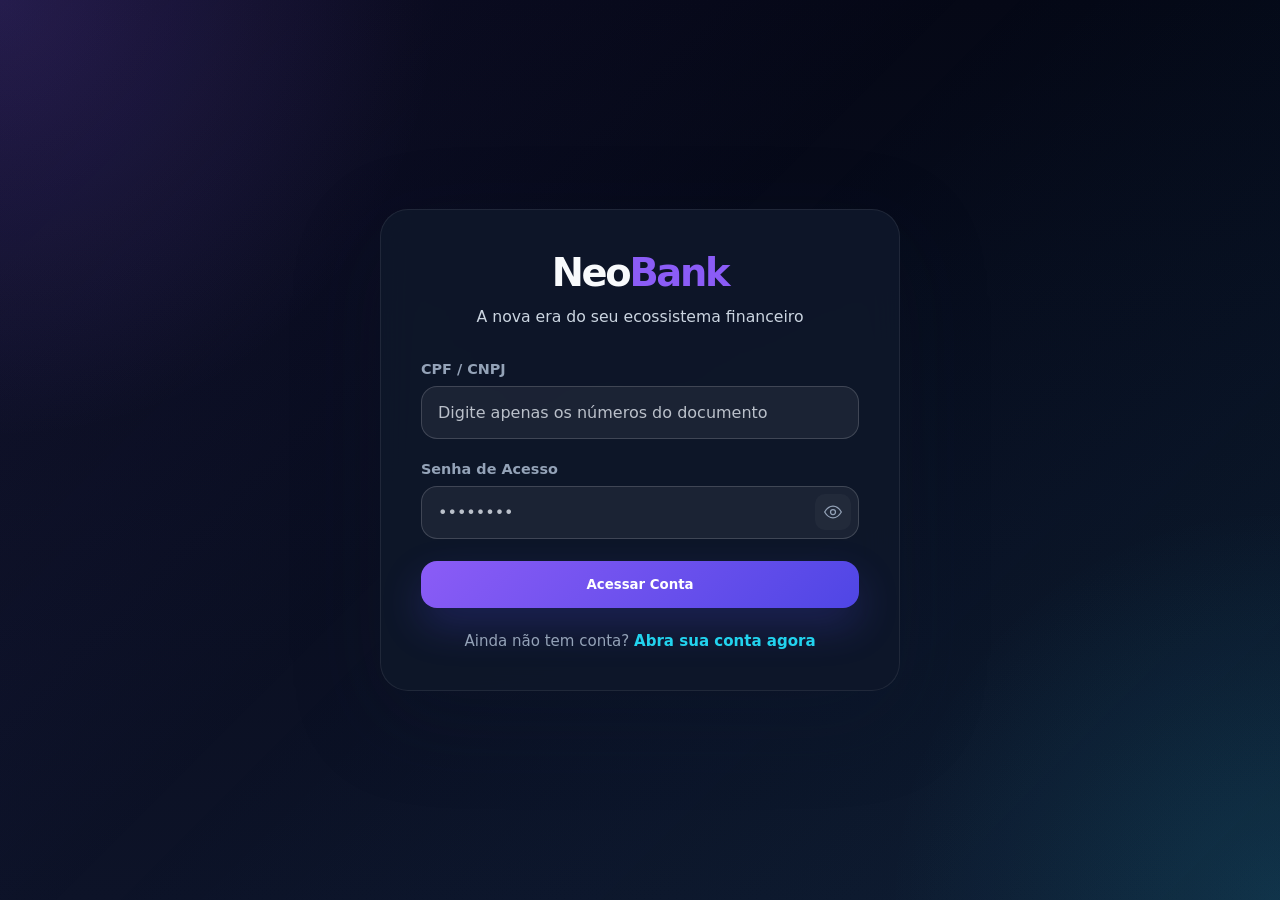
<file: frontend/index.html>
<!DOCTYPE html>
<html lang="pt-BR">
<head>
    <meta charset="UTF-8">
    <meta name="viewport" content="width=device-width, initial-scale=1.0">
    <title>NeoBank - Login</title>
    <link rel="stylesheet" href="css/style.css">
    <script src="js/login.js" defer></script>
</head>
<body>
    <div class="login-container">
        <div class="brand">
            <h1>Neo<span>Bank</span></h1>
            <p>A nova era do seu ecossistema financeiro</p>
        </div>

        <div id="errorBanner" class="error-message"></div>

        <form id="loginForm" onsubmit="efetuarLogin(event)">
            <div class="form-group">
                <label for="login">CPF / CNPJ</label>
                <input type="text" id="login" placeholder="Digite apenas os números do documento" autocomplete="username">
            </div>

            <div class="form-group">
                <label for="senha">Senha de Acesso</label>
                <div class="password-wrapper">
                    <input type="password" id="senha" placeholder="••••••••" autocomplete="current-password">
                    <button type="button" class="toggle-password" aria-label="Mostrar senha">
                        <svg width="20" height="20" viewBox="0 0 24 24" fill="none" xmlns="http://www.w3.org/2000/svg">
                            <path d="M2 12s4-7 10-7 10 7 10 7-4 7-10 7S2 12 2 12z" stroke="currentColor" stroke-width="1.5" stroke-linecap="round" stroke-linejoin="round"></path>
                            <circle cx="12" cy="12" r="3" stroke="currentColor" stroke-width="1.5" stroke-linecap="round" stroke-linejoin="round"></circle>
                        </svg>
                    </button>
                </div>
            </div>

            <button type="submit" class="btn-login">Acessar Conta</button>
        </form>

        <div class="footer-links">
            <p>Ainda não tem conta? <a href="cadastro.html">Abra sua conta agora</a></p>
        </div>
    </div>
</body>
</html>
</file>
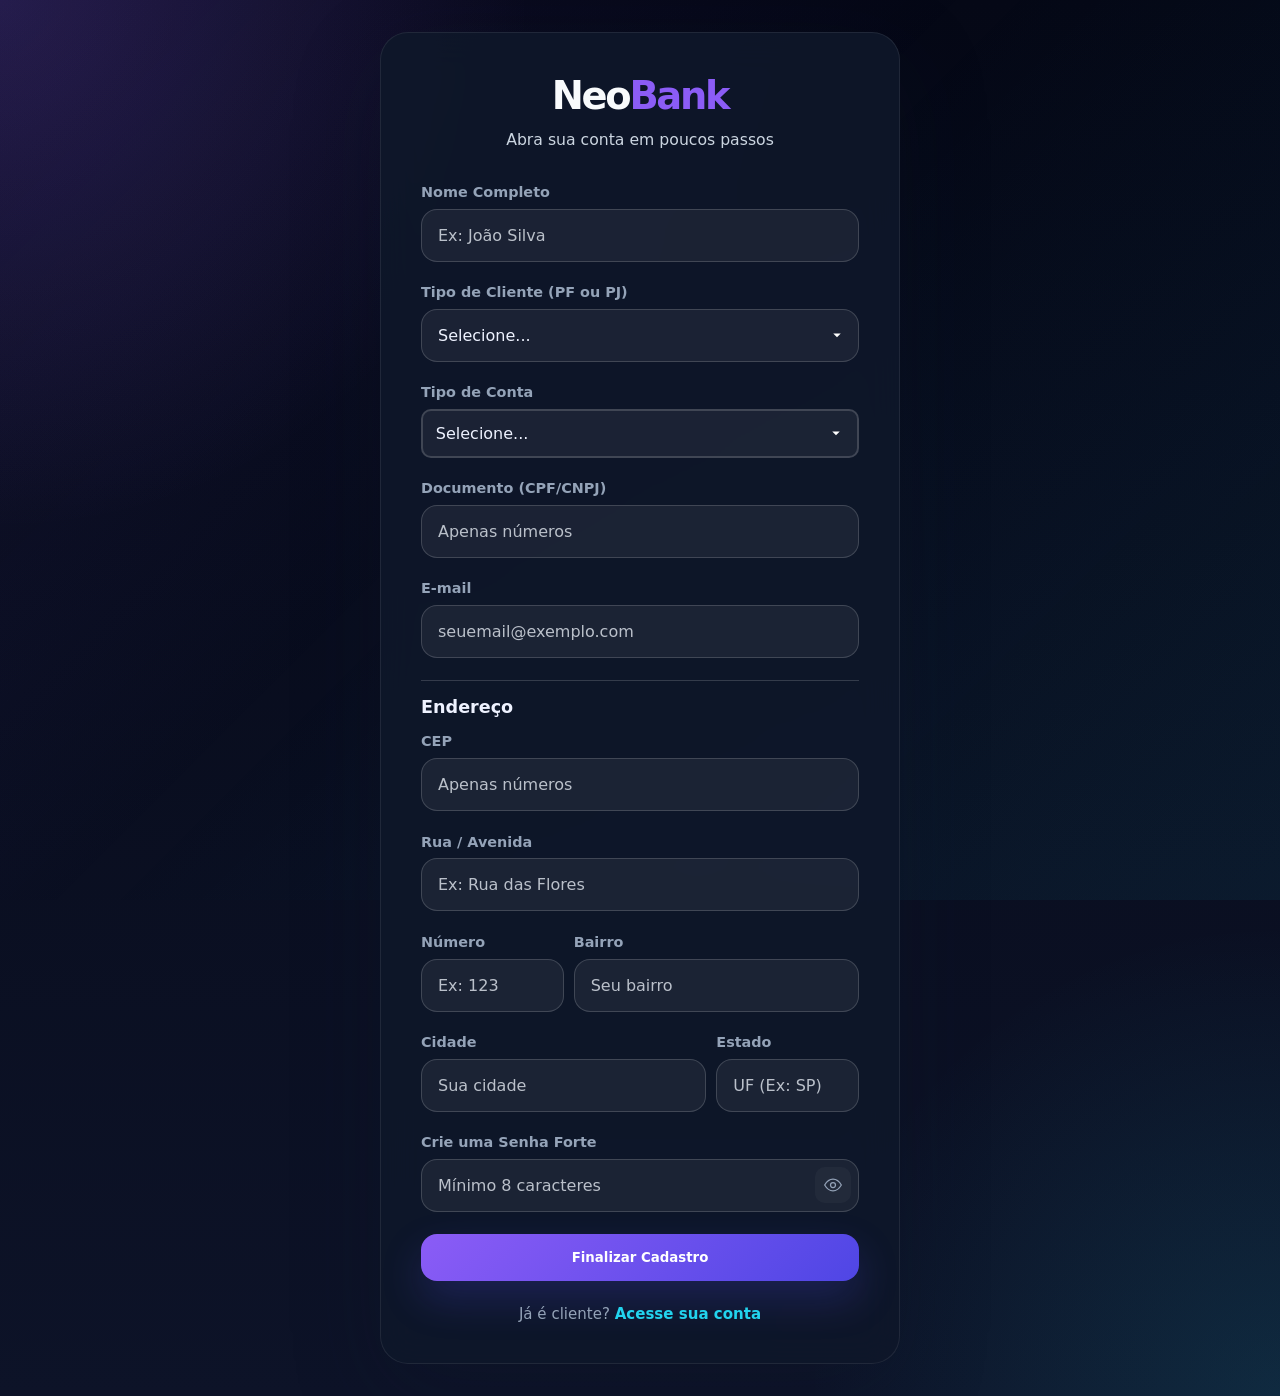
<file: frontend/cadastro.html>
<!DOCTYPE html>
<html lang="pt-BR">
<head>
    <meta charset="UTF-8">
    <meta name="viewport" content="width=device-width, initial-scale=1.0">
    <title>NeoBank - Cadastro</title>
    <link rel="stylesheet" href="css/style.css">
    <script src="js/cadastro.js" defer></script>
</head>
<body>

    <div class="login-container register-container">
        <div class="brand">
            <h1>Neo<span>Bank</span></h1>
            <p>Abra sua conta em poucos passos</p>
        </div>

        <div id="errorBanner" class="error-message"></div>
        <div id="successBanner" class="error-message" style="background-color: #dcfce7; border-color: #22c55e; color: #15803d;"></div>

        <form id="cadastroForm" onsubmit="efetuarCadastro(event)">
            
            <div class="form-group">
                <label for="nome">Nome Completo</label>
                <input type="text" id="nome" placeholder="Ex: João Silva" autocomplete="name">
            </div>

            <div class="form-group">
                <label for="tipoCliente">Tipo de Cliente (PF ou PJ)</label>
                <select id="tipoCliente">
                    <option value="">Selecione...</option>
                    <option value="PF">Pessoa Física (PF)</option>
                    <option value="PJ">Pessoa Jurídica (PJ)</option>
                </select>
            </div>

            <div class="form-group">
                <label for="tipoConta">Tipo de Conta</label>
                <select id="tipoConta" style="width: 100%; padding: 0.8rem; border: 2px solid var(--input-border); border-radius: 10px; font-size: 1rem; color: var(--text-main); outline: none;">
                    <option value="">Selecione...</option>
                    <option value="CORRENTE">Conta Corrente</option>
                    <option value="POUPANCA">Conta Poupança</option>
                </select>
            </div>

            <div class="form-group">
                <label for="documento">Documento (CPF/CNPJ)</label>
                <input type="text" id="documento" placeholder="Apenas números">
            </div>

            <div class="form-group">
                <label for="email">E-mail</label>
                <input type="email" id="email" placeholder="seuemail@exemplo.com">
            </div>

            <!-- edereços -->
            <div style="border-top: 1px solid var(--input-border); padding-top: 1rem; margin-top: 1rem;">
                <h3 style="margin-bottom: 1rem; font-size: 1.1rem; color: var(--text-main);">Endereço</h3>
                
                <div class="form-group">
                    <label for="cep">CEP</label>
                    <input type="text" id="cep" placeholder="Apenas números">
                </div>

                <div class="form-group">
                    <label for="rua">Rua / Avenida</label>
                    <input type="text" id="rua" placeholder="Ex: Rua das Flores">
                </div>

                <div style="display: flex; gap: 10px;">
                    <div class="form-group" style="flex: 1;">
                        <label for="numero">Número</label>
                        <input type="text" id="numero" placeholder="Ex: 123">
                    </div>
                    <div class="form-group" style="flex: 2;">
                        <label for="bairro">Bairro</label>
                        <input type="text" id="bairro" placeholder="Seu bairro">
                    </div>
                </div>

                <div style="display: flex; gap: 10px;">
                    <div class="form-group" style="flex: 2;">
                        <label for="cidade">Cidade</label>
                        <input type="text" id="cidade" placeholder="Sua cidade">
                    </div>
                    <div class="form-group" style="flex: 1;">
                        <label for="estado">Estado</label>
                        <input type="text" id="estado" placeholder="UF (Ex: SP)">
                    </div>
                </div>
            </div>

            <div class="form-group">
                <label for="senha">Crie uma Senha Forte</label>
                <div class="password-wrapper">
                    <input type="password" id="senha" placeholder="Mínimo 8 caracteres">
                    <button type="button" class="toggle-password" aria-label="Mostrar senha">
                        <svg width="20" height="20" viewBox="0 0 24 24" fill="none" xmlns="http://www.w3.org/2000/svg">
                            <path d="M2 12s4-7 10-7 10 7 10 7-4 7-10 7S2 12 2 12z" stroke="currentColor" stroke-width="1.5" stroke-linecap="round" stroke-linejoin="round"></path>
                            <circle cx="12" cy="12" r="3" stroke="currentColor" stroke-width="1.5" stroke-linecap="round" stroke-linejoin="round"></circle>
                        </svg>
                    </button>
                </div>
            </div>

            <button type="submit" class="btn-login">Finalizar Cadastro</button>
        </form>

        <div class="footer-links">
            <p>Já é cliente? <a href="index.html">Acesse sua conta</a></p>
        </div>
    </div>

</body>
</html>
</file>
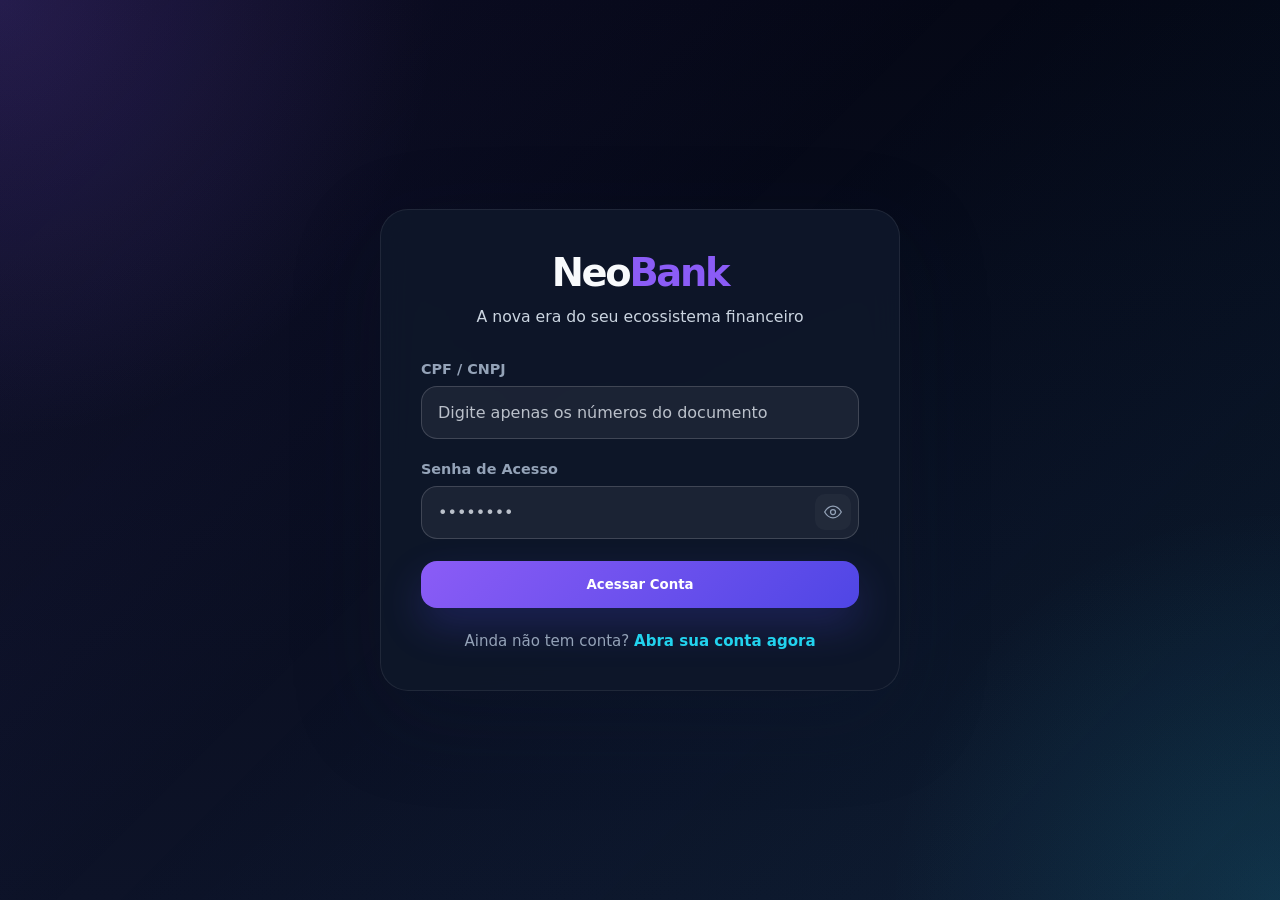
<file: frontend/dashboard.html>
<!DOCTYPE html>
<html lang="pt-BR">
<head>
    <meta charset="UTF-8">
    <meta name="viewport" content="width=device-width, initial-scale=1.0">
    <title>NeoBank - Minha Conta</title>
    <link rel="stylesheet" href="css/dashboard.css">
    <script src="js/dashboard.js" defer></script>
</head>
<body class="dashboard-body">

    <div class="dashboard-container">
        <header class="dash-header">
 
            <div class="dash-header-top">
                <p>Olá, <strong id="nomeUsuario" class="nome-usuario">Carregando...</strong></p>
                <button onclick="abrirPerfil()" class="btn-perfil">Meu Perfil</button>

            <div>
                <p class="dash-chip">Conta Digital</p>
                <p class="boas-vindas">Olá,</p>
                <h2 id="nomeUsuario" class="nome-usuario">Carregando...</h2>

            </div>
            <button onclick="sair()" class="btn-sair">Sair</button>
        </header>

        <div class="dashboard-grid">
            <div class="card-saldo">
                <p>Saldo disponível</p>
                <h1 id="saldoConta">R$ 0,00</h1>
                <p id="infoConta" class="info-conta">Conta: -- | Agência: --</p>
            </div>

 
        <!-- Área de Cartão Fictícia -->
        <div class="card-saldo card-cartao">
            <div class="cartao-header">
                <p class="cartao-titulo">Cartão de Crédito</p>
                <span class="cartao-badge">Virtual</span>
            </div>
            <h2 class="cartao-numero">**** **** **** 9999</h2>
            <div class="cartao-info">
                <span id="nomeCartao">Carregando...</span>
                <span>Validade: 12/30</span>
            </div>
            <div class="cartao-limite-container">
                <p class="cartao-limite-titulo">Limite Disponível</p>
                <h3 class="cartao-limite-valor">R$ 3.000,00</h3>
            </div>
        </div>

        <div class="acoes-banco">
            <button onclick="fazerDeposito()" class="btn-acao">Depositar</button>
            <button onclick="fazerSaque()" class="btn-acao">Sacar</button>
            <button onclick="fazerPix()" class="btn-acao">PIX</button>

            <div class="acoes-banco">
                <button onclick="fazerDeposito()" class="btn-acao">Depositar</button>
                <button onclick="fazerSaque()" class="btn-acao">Sacar</button>
                <button onclick="fazerPix()" class="btn-acao">PIX</button>
            </div>
 
        </div>

        <div class="extrato-container">
            <h3>Últimas Transações</h3>
            <ul id="listaExtrato" class="lista-extrato">
                <li>Carregando extrato...</li>
            </ul>
        </div>
    </div>

    <!-- Modais de Ações -->
    <div id="modalDeposito" class="modal">
        <div class="modal-content-transparent">
            <h3>Depositar na Conta</h3>
            <div class="modal-form-group">
                <label for="valorDeposito">Valor (R$)</label>
                <input type="number" id="valorDeposito" placeholder="Ex: 100.00">
            </div>
            <div class="modal-actions">
                <button onclick="confirmarDeposito()" class="btn-acao">Confirmar</button>
                <button onclick="fecharModal('modalDeposito')" class="btn-sair">Cancelar</button>
            </div>
        </div>
    </div>

    <div id="modalSaque" class="modal">
        <div class="modal-content-transparent">
            <h3>Sacar da Conta</h3>
            <div class="modal-form-group">
                <label for="valorSaque">Valor (R$)</label>
                <input type="number" id="valorSaque" placeholder="Ex: 50.00">
            </div>
            <div class="modal-actions">
                <button onclick="confirmarSaque()" class="btn-acao">Confirmar</button>
                <button onclick="fecharModal('modalSaque')" class="btn-sair">Cancelar</button>
            </div>
        </div>
    </div>

    <div id="modalPix" class="modal">
        <div class="modal-content-transparent">
            <h3>Fazer PIX (Transferência)</h3>
            <div class="modal-form-group">
                <label for="contaDestino">Número da Conta Destino</label>
                <input type="text" id="contaDestino" placeholder="Ex: 123456">
            </div>
            <div class="modal-form-group">
                <label for="valorPix">Valor (R$)</label>
                <input type="number" id="valorPix" placeholder="Ex: 150.00">
            </div>
            <div class="modal-actions">
                <button onclick="confirmarPix()" class="btn-acao">Confirmar</button>
                <button onclick="fecharModal('modalPix')" class="btn-sair">Cancelar</button>
            </div>
        </div>
    </div>

    <div id="modalPerfil" class="modal">
        <div class="modal-content-transparent">
            <div class="perfil-header">
                <h3>Meu Perfil</h3>
                <button onclick="fecharModal('modalPerfil')" class="perfil-close">&times;</button>
            </div>
            
            <div class="perfil-info">
                <p><strong>Nome:</strong> <span id="perfilNome">...</span></p>
                <p><strong>Documento:</strong> <span id="perfilDoc">...</span></p>
                <p><strong>E-mail:</strong> <span id="perfilEmail">...</span></p>
                
                <h4>Endereço</h4>
                <p id="perfilEndereco">...</p>
            </div>

            <div class="perfil-actions">
                <button onclick="sair()" class="btn-acao btn-sair-conta">Sair da Conta</button>
                <button onclick="excluirConta()" class="btn-sair btn-excluir-conta">Excluir Conta</button>
            </div>
        </div>
    </div>

</body>
</html>
</file>
<file: frontend/css/style.css>
:root {
    --bg-dark: #080b1a;
    --bg-panel: rgba(15, 23, 42, 0.92);
    --bg-card: rgba(255, 255, 255, 0.08);
    --bg-card-solid: #0f172a;
    --text-main: #eef2ff;
    --text-muted: #cbd5e1;
    --text-soft: #94a3b8;
    --primary-purple: #8b5cf6;
    --primary-blue: #4f46e5;
    --accent: #22d3ee;
    --hover-purple: #7c3aed;
    --border: rgba(255, 255, 255, 0.12);
    --input-bg: rgba(255, 255, 255, 0.06);
    --input-border: rgba(255, 255, 255, 0.16);
    --error-red: #f87171;
    --success-green: #34d399;
}

* {
    box-sizing: border-box;
    margin: 0;
    padding: 0;
}

html {
    scroll-behavior: smooth;
}

body {
    min-height: 100vh;
    font-family: 'Segoe UI', 'Inter', system-ui, sans-serif;
    background: radial-gradient(circle at top left, rgba(139, 92, 246, 0.18), transparent 28%),
                radial-gradient(circle at bottom right, rgba(34, 211, 238, 0.12), transparent 25%),
                linear-gradient(180deg, #050816 0%, #0d1328 100%);
    color: var(--text-main);
    display: flex;
    justify-content: center;
    align-items: center;
    padding: 2rem;
}

body::before {
    content: '';
    position: fixed;
    inset: 0;
    background: linear-gradient(135deg, rgba(139, 92, 246, 0.08), transparent 45%, rgba(34, 211, 238, 0.06));
    pointer-events: none;
}

a { color: inherit; }

button, input, select {
    font-family: inherit;
}

.login-container,
.dashboard-container,
.register-container {
    width: 100%;
    max-width: 520px;
    background: rgba(15, 23, 42, 0.92);
    border: 1px solid rgba(255, 255, 255, 0.08);
    border-radius: 28px;
    box-shadow: 0 28px 90px rgba(15, 23, 42, 0.22);
    backdrop-filter: blur(18px);
    padding: 2.5rem;
    position: relative;
    z-index: 1;
}

.dashboard-body {
    width: 100%;
}

.brand {
    text-align: center;
    margin-bottom: 2rem;
}

.brand h1 {
    font-size: clamp(2rem, 3vw, 2.8rem);
    letter-spacing: -0.06em;
    margin-bottom: 0.55rem;
    color: #f8fafc;
}

.brand h1 span {
    color: var(--primary-purple);
}

.brand p {
    color: var(--text-muted);
    font-size: 0.98rem;
    line-height: 1.6;
}

.form-group {
    margin-bottom: 1.4rem;
}

.form-group label {
    display: block;
    margin-bottom: 0.55rem;
    color: var(--text-soft);
    font-size: 0.9rem;
    font-weight: 600;
}

.form-group input,
.form-group select {
    width: 100%;
    padding: 1rem 1rem;
    border-radius: 16px;
    border: 1px solid var(--input-border);
    background: var(--input-bg);
    color: var(--text-main);
    font-size: 1rem;
    outline: none;
    transition: border-color 0.25s ease, transform 0.25s ease, background-color 0.25s ease;
}

.form-group input::placeholder,
.form-group select::placeholder {
    color: rgba(226, 232, 240, 0.8);
}

.form-group input:hover,
.form-group select:hover,
.form-group input:focus,
.form-group select:focus {
    border-color: rgba(139, 92, 246, 0.6);
    background: rgba(255, 255, 255, 0.1);
    transform: translateY(-1px);
}

.form-group select {
    appearance: none;
}

/* Password toggle */
.password-wrapper {
    position: relative;
}
.password-wrapper input {
    padding-right: 3.4rem;
}
.toggle-password {
    position: absolute;
    right: 8px;
    top: 50%;
    transform: translateY(-50%);
    height: 36px;
    width: 36px;
    border-radius: 10px;
    border: none;
    background: rgba(255,255,255,0.03);
    display: inline-flex;
    align-items: center;
    justify-content: center;
    cursor: pointer;
    color: var(--text-soft);
}
.toggle-password:hover { background: rgba(255,255,255,0.06); color: var(--accent); }
.toggle-password svg { display: block; }
.toggle-password.visible { color: var(--accent); }

/* Improved select appearance */
.form-group select {
    background-image: url('data:image/svg+xml;utf8,<svg xmlns="http://www.w3.org/2000/svg" width="18" height="18" viewBox="0 0 24 24"><path fill="%23ffffff" d="M7 10l5 5 5-5z"/></svg>');
    background-repeat: no-repeat;
    background-position: right 12px center;
    padding-right: 3rem;
}
.form-group select:disabled { opacity: 0.6; }
.form-group select option[hidden] { color: var(--text-soft); }

/* Melhorar contraste das opções do select quando o navegador usa fundo claro */
.form-group select option {
    color: #0f172a; /* texto escuro sobre fundo claro do dropdown nativo */
    background: #ffffff;
}
.form-group select option[value=""] {
    color: var(--text-soft);
}

button:disabled,
.btn-login:disabled {
    opacity: 0.65;
    cursor: not-allowed;
    transform: none;
}

.error-message {
    background-color: rgba(248, 113, 113, 0.16);
    border-left: 4px solid var(--error-red);
    color: #fecaca;
    padding: 1rem 1rem;
    border-radius: 14px;
    font-size: 0.95rem;
    margin-bottom: 1.5rem;
    display: none;
}

.btn-login,
.btn-sair,
.btn-acao {
    border: none;
    border-radius: 16px;
    font-weight: 700;
    cursor: pointer;
    transition: transform 0.25s ease, filter 0.25s ease, box-shadow 0.25s ease;
}

.btn-login {
    width: 100%;
    padding: 1rem 1.2rem;
    background: linear-gradient(135deg, var(--primary-purple), var(--primary-blue));
    color: #fff;
    box-shadow: 0 18px 40px rgba(79, 70, 229, 0.24);
}

.btn-login:hover {
    transform: translateY(-2px);
    filter: brightness(1.05);
}

.footer-links {
    text-align: center;
    margin-top: 1.5rem;
    font-size: 0.94rem;
    color: var(--text-soft);
}

.footer-links a {
    color: var(--accent);
    text-decoration: none;
    font-weight: 700;
}

.footer-links a:hover {
    text-decoration: underline;
}

.dashboard-container {
    max-width: 900px;
    padding: 2rem;
    display: grid;
    gap: 1.75rem;
}

.dashboard-grid {
    display: grid;
    gap: 1.75rem;
}

.dash-chip {
    display: inline-flex;
    align-items: center;
    justify-content: center;
    gap: 0.5rem;
    padding: 0.6rem 0.9rem;
    border-radius: 999px;
    background: rgba(99, 102, 241, 0.16);
    color: #dbeafe;
    font-size: 0.85rem;
    font-weight: 700;
    letter-spacing: 0.02em;
    margin-bottom: 0.95rem;
}

.dash-header {
    display: flex;
    justify-content: space-between;
    align-items: center;
    gap: 1rem;
    padding: 1.25rem 1.5rem;
    border-radius: 24px;
    background: rgba(255, 255, 255, 0.06);
    border: 1px solid rgba(255, 255, 255, 0.08);
}

.boas-vindas {
    color: var(--text-soft);
    font-size: 0.95rem;
    margin-bottom: 0.35rem;
}

.nome-usuario {
    color: #f8fafc;
    font-size: clamp(1.75rem, 2.6vw, 2.4rem);
    margin: 0;
}

.btn-sair {
    padding: 0.9rem 1.2rem;
    background: rgba(255, 255, 255, 0.06);
    color: var(--text-main);
    border: 1px solid rgba(255, 255, 255, 0.14);
}

.btn-sair:hover {
    transform: translateY(-1px);
    background: rgba(139, 92, 246, 0.18);
    color: #f8fafc;
}

.card-saldo {
    padding: 2rem;
    border-radius: 28px;
    background: linear-gradient(135deg, rgba(139, 92, 246, 0.18), rgba(15, 23, 42, 0.95));
    border: 1px solid rgba(255, 255, 255, 0.08);
    box-shadow: 0 24px 70px rgba(15, 23, 42, 0.24);
    position: relative;
    overflow: hidden;
}

.card-saldo::before {
    content: '';
    position: absolute;
    inset: -40% auto auto -40%;
    width: 280px;
    height: 280px;
    background: rgba(99, 102, 241, 0.18);
    border-radius: 50%;
}

.card-saldo * {
    position: relative;
    z-index: 1;
}

.card-saldo p {
    color: var(--text-soft);
    font-size: 0.95rem;
    margin-bottom: 0.9rem;
    font-weight: 600;
}

.card-saldo h1 {
    color: #fff;
    font-size: clamp(2.8rem, 4vw, 3.5rem);
    margin: 0;
    letter-spacing: -0.05em;
}

.info-conta {
    color: var(--text-soft);
    font-size: 0.95rem;
    margin-top: 1rem;
}

.acoes-banco {
    display: grid;
    grid-template-columns: repeat(3, minmax(0, 1fr));
    gap: 1rem;
}

.btn-acao {
    background: rgba(255, 255, 255, 0.08);
    color: #f8fafc;
    padding: 1rem;
    min-height: 72px;
    display: flex;
    align-items: center;
    justify-content: center;
    box-shadow: inset 0 0 0 1px rgba(255, 255, 255, 0.06);
}

.btn-acao:hover {
    transform: translateY(-2px);
    background: rgba(139, 92, 246, 0.22);
}

.extrato-container {
    padding: 1.75rem;
    border-radius: 28px;
    background: rgba(255, 255, 255, 0.04);
    border: 1px solid rgba(255, 255, 255, 0.08);
}

.extrato-container h3 {
    margin: 0 0 1.25rem;
    font-size: 1.15rem;
    color: #f8fafc;
}

.lista-extrato {
    list-style: none;
    display: grid;
    gap: 0.75rem;
}

.lista-extrato li {
    display: flex;
    justify-content: space-between;
    align-items: center;
    padding: 1rem 1.25rem;
    border-radius: 18px;
    background: rgba(255, 255, 255, 0.06);
    border: 1px solid rgba(255, 255, 255, 0.08);
    color: #e2e8f0;
}

.lista-extrato li span {
    color: var(--text-soft);
    font-weight: 600;
}

.lista-extrato li strong {
    color: #fff;
}

@media (max-width: 760px) {
    body {
        padding: 1rem;
    }

    .login-container,
    .dashboard-container,
    .register-container {
        max-width: 100%;
        padding: 1.75rem;
    }

    .dash-header {
        flex-direction: column;
        align-items: stretch;
    }

    .acoes-banco {
        grid-template-columns: 1fr;
    }
}

@media (max-width: 480px) {
    .brand h1 {
        font-size: 2.2rem;
    }

    .form-group input,
    .form-group select,
    .btn-login,
    .btn-sair,
    .btn-acao {
        border-radius: 14px;
    }

    .card-saldo {
        padding: 1.6rem;
    }

    .extrato-container {
        padding: 1.3rem;
    }
}
</file>
<file: frontend/css/dashboard.css>
/* css/dashboard.css */
:root {
    --bg-color: #f0f7ff;
    --card-bg: #ffffff;
    --text-main: #1e3a8a;
    --text-muted: #64748b;
    --primary-blue: #3b82f6;
    --hover-blue: #2563eb;
    --input-border: #bfdbfe;
    --error-red: #ef4444;
    --success-green: #22c55e;
}

* {
    margin: 0;
    padding: 0;
    box-sizing: border-box;
    font-family: 'Segoe UI', Tahoma, Geneva, Verdana, sans-serif;
}

body {
    background-color: var(--bg-color);
    color: var(--text-main);
    display: flex;
    justify-content: center;
    padding: 2rem 1rem;
}

.dashboard-container {
    width: 100%;
    max-width: 600px;
}

.dash-header {
    display: flex;
    justify-content: space-between;
    align-items: center;
    margin-bottom: 1.5rem;
}

.boas-vindas { color: var(--text-muted); font-size: 0.9rem; }
.nome-usuario { color: var(--primary-blue); font-size: 1.5rem; font-weight: bold; }

.btn-sair {
    background-color: transparent;
    border: 1px solid var(--error-red);
    color: var(--error-red);
    padding: 0.5rem 1rem;
    border-radius: 8px;
    cursor: pointer;
    font-weight: 600;
}

.btn-sair:hover {
    background-color: var(--error-red);
    color: white;
}

.card-saldo {
    background-color: var(--card-bg);
    padding: 2rem;
    border-radius: 20px;
    box-shadow: 0 10px 25px rgba(59, 130, 246, 0.15);
    margin-bottom: 1.5rem;
    text-align: center;
}

.card-saldo p { color: var(--text-muted); font-weight: 600; }
.card-saldo h1 { color: var(--text-main); font-size: 2.8rem; margin: 0.5rem 0; }
.info-conta { font-size: 0.85rem; margin-top: 1rem; }

.acoes-banco {
    display: flex;
    gap: 1rem;
    margin-bottom: 2rem;
}

.btn-acao {
    flex: 1;
    background-color: var(--primary-blue);
    color: white;
    border: none;
    padding: 1rem;
    border-radius: 12px;
    font-weight: 600;
    cursor: pointer;
    transition: 0.3s;
}

.btn-acao:hover { background-color: var(--hover-blue); transform: translateY(-2px); }

.extrato-container h3 { margin-bottom: 1rem; }

.lista-extrato {
    list-style: none;
    background-color: var(--card-bg);
    border-radius: 15px;
    padding: 1rem;
    box-shadow: 0 5px 15px rgba(0,0,0,0.05);
}

.lista-extrato li {
    padding: 1rem 0;
    border-bottom: 1px solid var(--input-border);
    display: flex;
    justify-content: space-between;
}

.lista-extrato li:last-child { border-bottom: none; }

/* --- JANELAS POP-UP (MODAIS) --- */
.modal-overlay {
    display: none; /* Fica escondido até a gente clicar no botão */
    position: fixed;
    top: 0; left: 0; width: 100%; height: 100%;
    background-color: rgba(0, 0, 0, 0.5);
    justify-content: center;
    align-items: center;
}

.modal-content {
    background-color: var(--card-bg);
    padding: 2rem;
    border-radius: 15px;
    width: 90%;
    max-width: 400px;
    text-align: center;
}

.modal-content h3 { margin-bottom: 1rem; color: var(--primary-blue); }
.modal-content input {
    width: 100%; padding: 0.8rem; border: 2px solid var(--input-border);
    border-radius: 10px; margin-bottom: 1rem; font-size: 1rem; text-align: center;
}
.modal-botoes { display: flex; gap: 1rem; }
.btn-confirmar { flex: 1; background-color: var(--success-green); color: white; border: none; padding: 0.8rem; border-radius: 10px; cursor: pointer; font-weight: bold; }
.btn-cancelar { flex: 1; background-color: var(--error-red); color: white; border: none; padding: 0.8rem; border-radius: 10px; cursor: pointer; font-weight: bold; }


.dash-header-top {
    display: flex;
    justify-content: space-between;
    align-items: center;
    width: 100%;
}

.btn-perfil {
    background: none;
    border: 1px solid var(--primary-blue);
    color: var(--primary-blue);
    padding: 0.5rem 1rem;
    border-radius: 5px;
    cursor: pointer;
}

.card-cartao {
    margin-top: 1rem;
    background: linear-gradient(135deg, #1f2937, #111827);
    border: 1px solid #374151;
}

.cartao-header {
    display: flex;
    justify-content: space-between;
    align-items: center;
    margin-bottom: 1rem;
}

.cartao-titulo {
    color: #9ca3af;
    margin: 0;
}

.cartao-badge {
    background: var(--primary-blue);
    padding: 0.2rem 0.5rem;
    border-radius: 5px;
    font-size: 0.8rem;
    font-weight: bold;
    color: white;
}

.cartao-numero {
    letter-spacing: 2px;
    margin-bottom: 0.5rem;
    font-size: 1.2rem;
    color: #f3f4f6;
}

.cartao-info {
    display: flex;
    justify-content: space-between;
    color: #9ca3af;
    font-size: 0.9rem;
}

.cartao-limite-container {
    margin-top: 1rem;
    padding-top: 1rem;
    border-top: 1px solid #374151;
}

.cartao-limite-titulo {
    margin: 0;
    font-size: 0.9rem;
    color: #9ca3af;
}

.cartao-limite-valor {
    margin: 0;
    color: #10b981;
}

/* Modais (Extracted) */
.modal {
    display: none;
    position: fixed;
    top: 0;
    left: 0;
    width: 100%;
    height: 100%;
    background: rgba(0,0,0,0.5);
    justify-content: center;
    align-items: center;
    z-index: 1000;
}

.modal-content-transparent {
    background: #1f2937;
    padding: 2rem;
    border-radius: 10px;
    width: 90%;
    max-width: 400px;
    text-align: center;
    border: 1px solid #374151;
}

.modal-content-transparent h3 {
    margin: 0 0 1rem 0;
    color: #f3f4f6;
}

.modal-form-group {
    text-align: left;
    margin-top: 1rem;
}

.modal-form-group label {
    display: block;
    margin-bottom: 0.5rem;
    color: #d1d5db;
}

.modal-form-group input {
    width: 100%;
    padding: 0.8rem;
    border: 2px solid var(--input-border);
    border-radius: 10px;
    font-size: 1rem;
    background: #374151;
    color: white;
}

.modal-actions {
    display: flex;
    gap: 10px;
    margin-top: 1.5rem;
}

.modal-actions button {
    flex: 1;
}

.perfil-header {
    display: flex;
    justify-content: space-between;
    align-items: center;
    border-bottom: 1px solid #374151;
    padding-bottom: 1rem;
    margin-bottom: 1rem;
}

.perfil-close {
    background: none;
    border: none;
    color: #9ca3af;
    font-size: 1.5rem;
    cursor: pointer;
}

.perfil-info {
    color: #d1d5db;
    font-size: 0.95rem;
    line-height: 1.6;
    text-align: left;
}

.perfil-info h4 {
    margin-top: 1rem;
    margin-bottom: 0.5rem;
    color: #9ca3af;
}

.perfil-actions {
    display: flex;
    gap: 10px;
    margin-top: 2rem;
    border-top: 1px solid #374151;
    padding-top: 1rem;
}

.btn-sair-conta {
    background-color: #4b5563;
    color: white;
}

.btn-excluir-conta {
    background-color: #ef4444;
    border-color: #ef4444;
    color: white;
}
</file>
